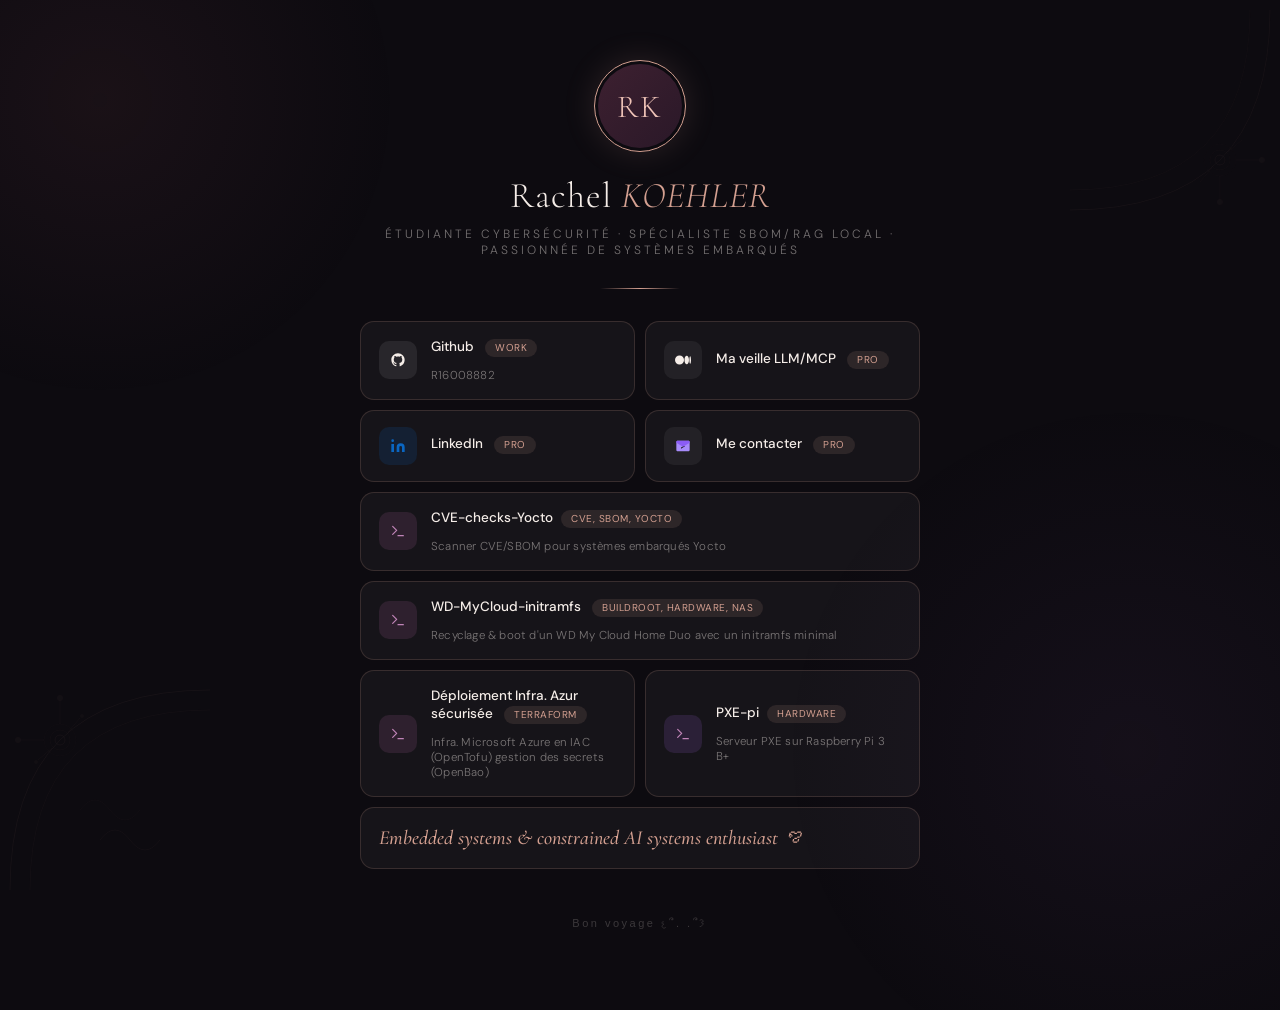
<file: index.html>
<!DOCTYPE html>
<html lang="fr">

<head>
  <meta charset="UTF-8">
  <meta name="viewport" content="width=device-width, initial-scale=1.0">
  <title>Rachel KOEHLER - Bounty hunter</title>
  <link
    href="https://fonts.googleapis.com/css2?family=Cormorant+Garamond:ital,wght@0,300;0,400;0,500;1,300;1,400&family=DM+Sans:wght@300;400;500&display=swap"
    rel="stylesheet">
  <link rel="stylesheet" href="style.css">
</head>

<body>

  <!-- Decorative corners -->
  <svg class="floral-corner" viewBox="0 0 220 220" fill="none" xmlns="http://www.w3.org/2000/svg">
    <path d="M10 210 Q 10 10, 210 10" stroke="#d4a091" stroke-width="0.8" fill="none" />
    <path d="M30 210 Q 30 30, 210 30" stroke="#d4a091" stroke-width="0.5" fill="none" />
    <circle cx="60" cy="60" r="5" stroke="#d4a091" stroke-width="0.8" fill="none" />
    <circle cx="60" cy="60" r="10" stroke="#d4a091" stroke-width="0.4" fill="none" />
    <circle cx="60" cy="60" r="16" stroke="#d4a091" stroke-width="0.3" fill="none" />
    <line x1="60" y1="44" x2="60" y2="20" stroke="#d4a091" stroke-width="0.5" />
    <line x1="44" y1="60" x2="20" y2="60" stroke="#d4a091" stroke-width="0.5" />
    <line x1="68" y1="52" x2="80" y2="38" stroke="#d4a091" stroke-width="0.5" />
    <line x1="52" y1="68" x2="38" y2="80" stroke="#d4a091" stroke-width="0.5" />
    <circle cx="60" cy="18" r="3" fill="#d4a091" opacity="0.6" />
    <circle cx="18" cy="60" r="3" fill="#d4a091" opacity="0.6" />
    <circle cx="82" cy="36" r="2" fill="#d4a091" opacity="0.5" />
    <circle cx="36" cy="82" r="2" fill="#d4a091" opacity="0.5" />
    <path d="M100 160 Q 115 140, 130 160 Q 145 180, 160 160" stroke="#d4a091" stroke-width="0.6" fill="none" />
    <path d="M80 130 Q 95 110, 110 130 Q 125 150, 140 130" stroke="#d4a091" stroke-width="0.4" fill="none" />
  </svg>

  <svg class="floral-corner-r" viewBox="0 0 220 220" fill="none" xmlns="http://www.w3.org/2000/svg">
    <path d="M10 210 Q 10 10, 210 10" stroke="#d4a091" stroke-width="0.8" fill="none" />
    <path d="M30 210 Q 30 30, 210 30" stroke="#d4a091" stroke-width="0.5" fill="none" />
    <circle cx="60" cy="60" r="5" stroke="#d4a091" stroke-width="0.8" fill="none" />
    <circle cx="60" cy="60" r="10" stroke="#d4a091" stroke-width="0.4" fill="none" />
    <circle cx="60" cy="60" r="16" stroke="#d4a091" stroke-width="0.3" fill="none" />
    <line x1="60" y1="44" x2="60" y2="20" stroke="#d4a091" stroke-width="0.5" />
    <line x1="44" y1="60" x2="20" y2="60" stroke="#d4a091" stroke-width="0.5" />
    <line x1="68" y1="52" x2="80" y2="38" stroke="#d4a091" stroke-width="0.5" />
    <line x1="52" y1="68" x2="38" y2="80" stroke="#d4a091" stroke-width="0.5" />
    <circle cx="60" cy="18" r="3" fill="#d4a091" opacity="0.6" />
    <circle cx="18" cy="60" r="3" fill="#d4a091" opacity="0.6" />
  </svg>

  <div class="container">

    <!-- Avatar -->
    <div class="avatar-wrap">
      <div class="avatar-ring">
        <div class="avatar-inner">RK</div>
      </div>
    </div>

    <!-- Name -->
    <div class="name-block">
      <div class="name">Rachel <span class="handle">KOEHLER</span></div>
      <div class="subtitle"> Étudiante Cybersécurité · Spécialiste SBOM/RAG local · Passionnée de systèmes embarqués
      </div>
    </div>

    <div class="divider"></div>

    <!-- Links grid -->
    <div class="grid">



      <a href="https://github.com/R16008882/" class="card">
        <div class="icon icon-github">
          <svg width="16" height="16" viewBox="0 0 24 24" fill="currentColor">
            <path
              d="M12 2C6.477 2 2 6.477 2 12c0 4.42 2.865 8.164 6.839 9.49.5.09.682-.218.682-.484 0-.236-.009-.866-.013-1.7-2.782.603-3.369-1.34-3.369-1.34-.454-1.156-1.11-1.462-1.11-1.462-.908-.62.069-.608.069-.608 1.003.07 1.532 1.03 1.532 1.03.892 1.529 2.341 1.087 2.91.832.09-.647.349-1.086.635-1.337-2.22-.253-4.555-1.11-4.555-4.943 0-1.091.39-1.984 1.03-2.682-.104-.254-.447-1.27.096-2.647 0 0 .84-.268 2.75 1.026A9.578 9.578 0 0112 6.836c.85.004 1.705.114 2.504.336 1.909-1.294 2.748-1.026 2.748-1.026.546 1.377.202 2.393.1 2.647.64.698 1.028 1.591 1.028 2.682 0 3.841-2.337 4.687-4.565 4.935.359.307.679.917.679 1.852 0 1.335-.012 2.415-.012 2.741 0 .269.18.579.688.482C19.138 20.16 22 16.416 22 12c0-5.523-4.477-10-10-10z" />
          </svg>
        </div>
        <div class="card-text">
          <div class="card-title"> Github <span class="tag">WORK</span></div>
          <div class="card-sub"> R16008882</div>
        </div>
      </a>

      <a href="https://medium.com/@rachelkoehler76/list/llm-0e00e31e1aa6" target="_blank" class="card">
        <div class="icon icon-medium">
          <svg width="16" height="16" viewBox="0 0 24 24" fill="currentColor">
            <path
              d="M13.54 12a6.8 6.8 0 01-6.77 6.82A6.8 6.8 0 010 12a6.8 6.8 0 016.77-6.82A6.8 6.8 0 0113.54 12zM20.96 12c0 3.54-1.51 6.42-3.38 6.42-1.87 0-3.39-2.88-3.39-6.42s1.52-6.42 3.39-6.42 3.38 2.88 3.38 6.42M24 12c0 3.17-.53 5.75-1.19 5.75-.66 0-1.19-2.58-1.19-5.75s.53-5.75 1.19-5.75C23.47 6.25 24 8.83 24 12z" />
          </svg>
        </div>
        <div class="card-text">
          <div class="card-title">
            Ma veille LLM/MCP <span class="tag">PRO</span>
          </div>
        </div>
      </a>

      <a href="https://www.linkedin.com/in/rachel-koehler-b667a1160/" class="card">
        <div class="icon icon-li">
          <svg width="16" height="16" viewBox="0 0 24 24" fill="#0a66c2">
            <path
              d="M16 8a6 6 0 016 6v7h-4v-7a2 2 0 00-2-2 2 2 0 00-2 2v7h-4v-7a6 6 0 016-6zM2 9h4v12H2zm2-3a2 2 0 110-4 2 2 0 010 4z" />
          </svg>
        </div>
        <div class="card-text">
          <div class="card-title">LinkedIn <span class="tag"> Pro</span></div>
        </div>
      </a>

      <a href="mailto:rachel.koehler@laplateforme.io" class="card">
        <div class="icon icon-medium">
          <svg width="16" height="16" viewBox="0 0 24 24" fill="none">
            <path
              d="M20 4H4C2.9 4 2 4.9 2 6v12c0 1.1.9 2 2 2h16c1.1 0 2-.9 2-2V6c0-1.1-.9-2-2-2zM8.5 14.5l7-4.5-7-4.5V14.5zM9 9l6 3.5L9 16V9z"
              fill="#a78bfa" />
            <path d="M20 4H4C2.9 4 2 4.9 2 6v1l10 6 10-6V6c0-1.1-.9-2-2-2z" fill="#8b5cf6" />
          </svg>
        </div>
        <div class="card-text">
          <div class="card-title"> Me contacter <span class="tag">PRO</span>
          </div>
        </div>
      </a>


      <a href="https://github.com/R16008882/CVE-checks-Yocto" class="card full">
        <div class="icon icon-research">
          <svg width="16" height="16" viewBox="0 0 24 24" fill="none">
            <polyline points="4 17 10 11 4 5" stroke="#c084b8" stroke-width="1.8" stroke-linecap="round"
              stroke-linejoin="round" />
            <line x1="12" y1="19" x2="20" y2="19" stroke="#c084b8" stroke-width="1.8" stroke-linecap="round" />
          </svg>
        </div>
        <div class="card-text">
          <div class="card-title"> CVE-checks-Yocto<span class="tag">CVE, SBOM, Yocto</span></div>
          <div class="card-sub">Scanner CVE/SBOM pour systèmes embarqués Yocto</div>
        </div>
      </a>

      <a href="https://github.com/R16008882/wd-mycloud-initramfs" class="card full">
        <div class="icon icon-research">
          <svg width="16" height="16" viewBox="0 0 24 24" fill="none">
            <polyline points="4 17 10 11 4 5" stroke="#c084b8" stroke-width="1.8" stroke-linecap="round"
              stroke-linejoin="round" />
            <line x1="12" y1="19" x2="20" y2="19" stroke="#c084b8" stroke-width="1.8" stroke-linecap="round" />
          </svg>
        </div>
        <div class="card-text">
          <div class="card-title"> WD-MyCloud-initramfs <span class="tag"> Buildroot, Hardware, NAS</span></div>
          <div class="card-sub">Recyclage & boot d'un WD My Cloud Home Duo avec un initramfs minimal</div>
        </div>
      </a>

<a href="https://github.com/R16008882/azure-iac-tofu-bao" target="_blank" rel="noopener noreferrer" class="card">
        <div class="icon icon-research">
          <svg width="16" height="16" viewBox="0 0 24 24" fill="none">
            <polyline points="4 17 10 11 4 5" stroke="#c084b8" stroke-width="1.8" stroke-linecap="round"
              stroke-linejoin="round" />
            <line x1="12" y1="19" x2="20" y2="19" stroke="#c084b8" stroke-width="1.8" stroke-linecap="round" />
          </svg>
        </div>
        <div class="card-text">
          <div class="card-title"> Déploiement Infra. Azur sécurisée <span class="tag"> Terraform
            </span></div>
          <div class="card-sub">Infra. Microsoft Azure en IAC (OpenTofu) gestion des secrets (OpenBao)</div>
        </div>
      </a>
      

      <a href="https://github.com/R16008882/PXE-Pi" class="card">
        <div class="icon icon-mj">
          <svg width="16" height="16" viewBox="0 0 24 24" fill="none">
            <polyline points="4 17 10 11 4 5" stroke="#c084b8" stroke-width="1.8" stroke-linecap="round"
              stroke-linejoin="round" />
            <line x1="12" y1="19" x2="20" y2="19" stroke="#c084b8" stroke-width="1.8" stroke-linecap="round" />
          </svg>
        </div>
        <div class="card-text">
          <div class="card-title"> PXE-pi<span class="tag">Hardware</span></div>
          <div class="card-sub">Serveur PXE sur Raspberry Pi 3 B+</div>
        </div>
      </a>



      <a href="#" class="card full">

        <div class="card-title"
          style="font-family: 'Cormorant Garamond', serif; font-style: italic; color: var(--rose-gold); font-size: 1.25rem;">
          Embedded systems & constrained AI systems enthusiast ㅤꨄ︎
        </div>
      </a>
    </div>

  </div>

  <footer>Bon voyage 𐔌՞. .՞𐦯 </footer>

  </div>
</body>

</html>
</file>
<file: style.css>
*,
*::before,
*::after {
    box-sizing: border-box;
    margin: 0;
    padding: 0;
}

:root {
    --bg: #0d0b10;
    --card-bg: rgba(255, 255, 255, 0.04);
    --card-hover: rgba(255, 255, 255, 0.07);
    --border: rgba(212, 160, 145, 0.18);
    --border-hover: rgba(212, 160, 145, 0.45);
    --rose-gold: #d4a091;
    --blush: #f0c4b8;
    --cream: #f5ede8;
    --muted: rgba(245, 237, 232, 0.45);
    --tag-bg: rgba(212, 160, 145, 0.12);
    --tag-color: #d4a091;
}

body {
    background: var(--bg);
    min-height: 100vh;
    font-family: 'DM Sans', sans-serif;
    color: var(--cream);
    display: flex;
    flex-direction: column;
    align-items: center;
    padding: 60px 20px 80px;
    position: relative;
    overflow-x: hidden;
}

/* Ambient background blobs */
body::before {
    content: '';
    position: fixed;
    top: -200px;
    left: -200px;
    width: 600px;
    height: 600px;
    background: radial-gradient(circle, rgba(180, 90, 110, 0.08) 0%, transparent 70%);
    pointer-events: none;
    z-index: 0;
}

body::after {
    content: '';
    position: fixed;
    bottom: -200px;
    right: -200px;
    width: 700px;
    height: 700px;
    background: radial-gradient(circle, rgba(130, 80, 160, 0.07) 0%, transparent 70%);
    pointer-events: none;
    z-index: 0;
}

/* Decorative botanical SVG top */
.deco-top {
    position: fixed;
    top: 0;
    left: 0;
    right: 0;
    height: 180px;
    pointer-events: none;
    z-index: 0;
    opacity: 0.18;
}

.container {
    width: 100%;
    max-width: 560px;
    display: flex;
    flex-direction: column;
    align-items: center;
    position: relative;
    z-index: 1;
}

/* Avatar */
.avatar-wrap {
    position: relative;
    margin-bottom: 24px;
    animation: fadeDown 0.7s ease both;
}

.avatar-ring {
    width: 92px;
    height: 92px;
    border-radius: 50%;
    border: 1.5px solid var(--rose-gold);
    padding: 3px;
    box-shadow: 0 0 32px rgba(212, 160, 145, 0.15);
}

.avatar-inner {
    width: 100%;
    height: 100%;
    border-radius: 50%;
    background: linear-gradient(135deg, #3d2030, #2a1828);
    display: flex;
    align-items: center;
    justify-content: center;
    font-family: 'Cormorant Garamond', serif;
    font-size: 32px;
    font-weight: 300;
    color: var(--blush);
    letter-spacing: 2px;
}

/* Name & title */
.name-block {
    text-align: center;
    margin-bottom: 30px;
    animation: fadeDown 0.7s 0.1s ease both;
}

.name {
    font-family: 'Cormorant Garamond', serif;
    font-size: 36px;
    font-weight: 300;
    letter-spacing: 1px;
    color: var(--cream);
    line-height: 1.1;
}

.handle {
    font-family: 'Cormorant Garamond', serif;
    font-style: italic;
    color: var(--rose-gold);
}

.subtitle {
    margin-top: 10px;
    font-size: 12px;
    font-weight: 300;
    color: var(--muted);
    letter-spacing: 3px;
    text-transform: uppercase;
}

/* Decorative divider */
.divider {
    width: 80px;
    height: 1px;
    margin: 0 auto 32px;
    background: linear-gradient(90deg, transparent, var(--rose-gold), transparent);
    animation: fadeIn 0.6s 0.3s both;
}

/* Grid */
.grid {
    width: 100%;
    display: grid;
    grid-template-columns: 1fr 1fr;
    gap: 10px;
}

.grid .full {
    grid-column: 1 / -1;
}

/* Card */
.card {
    background: var(--card-bg);
    border: 1px solid var(--border);
    border-radius: 14px;
    padding: 16px 18px;
    display: flex;
    align-items: center;
    gap: 14px;
    cursor: pointer;
    text-decoration: none;
    color: inherit;
    transition: background 0.2s, border-color 0.2s, transform 0.2s;
    position: relative;
    overflow: hidden;
}

.card::before {
    content: '';
    position: absolute;
    inset: 0;
    background: linear-gradient(135deg, rgba(212, 160, 145, 0.04), transparent 60%);
    opacity: 0;
    transition: opacity 0.2s;
    border-radius: inherit;
}

.card:hover {
    background: var(--card-hover);
    border-color: var(--border-hover);
    transform: translateY(-2px);
}

.card:hover::before {
    opacity: 1;
}

/* Icon bubble */
.icon {
    width: 38px;
    height: 38px;
    min-width: 38px;
    border-radius: 10px;
    display: flex;
    align-items: center;
    justify-content: center;
    font-size: 16px;
}

.icon-x {
    background: rgba(255, 255, 255, 0.08);
}

.icon-li {
    background: rgba(10, 102, 194, 0.15);
}

.icon-medium {
    background: rgba(255, 255, 255, 0.06);
}

.icon-github {
    background: rgba(255, 255, 255, 0.08);
}

.icon-google {
    background: rgba(66, 133, 244, 0.12);
}

.icon-research {
    background: rgba(180, 100, 160, 0.15);
}

.icon-odin {
    background: rgba(80, 200, 160, 0.12);
}

.icon-mj {
    background: rgba(160, 100, 220, 0.15);
}

.icon-yt {
    background: rgba(255, 0, 0, 0.12);
}

/*.card-text {
    display: flex;
    min-width: 0;
    justify-content: center;
 }
.card-title {
  font-size: 13.5px;
  font-weight: 500;
  color: var(--cream);
  display: flex;
  align-items: center;
  gap: 8px;
  flex-wrap: wrap;
}


.tag {
  font-size: 10px;
  font-weight: 400;
  background: var(--tag-bg);
  color: var(--tag-color);
  border-radius: 20px;
  padding: 2px 8px;
  letter-spacing: 0.5px;
  text-transform: uppercase;
} */

.card-text {
    display: flex;
    flex-direction: column;
    /* Aligne les éléments les uns sous les autres */
    gap: 6px;
    /* Espace régulier entre titre, tag et description */
    min-width: 0;
    flex: 1;
    /* Pour que le texte prenne toute la place disponible */
}

.card-title {
    font-size: 13.5px;
    font-weight: 500;
    color: var(--cream);
    line-height: 1.4;
    /* Meilleure lisibilité pour les titres longs */
}

.tag {
    margin-left: 8px;
    /* Force un espace à gauche du tag */
    display: inline-block;
    /* Permet au tag de respecter son propre padding */
    width: fit-content;
    /* Empêche le fond du tag de s'étaler sur toute la ligne */
    font-size: 10px;
    font-weight: 400;
    background: var(--tag-bg);
    color: var(--tag-color);
    border-radius: 20px;
    padding: 2px 10px;
    /* Un peu plus d'espace sur les côtés pour l'esthétique */
    letter-spacing: 0.5px;
    text-transform: uppercase;
    margin-bottom: 2px;
    /* Petit espace avant la description */

}


.card-sub {
    font-size: 11.5px;
    color: var(--muted);
    margin-top: 3px;
    font-weight: 300;
    font-family: 'DM Sans', monospace;
    letter-spacing: 0.2px;
}

.ext-icon {
    color: var(--muted);
    opacity: 0.5;
    font-size: 12px;
    margin-left: auto;
    flex-shrink: 0;
}

/* Footer */
footer {
    margin-top: 48px;
    font-size: 11px;
    letter-spacing: 2.5px;
    color: rgba(245, 237, 232, 0.2);
    animation: fadeIn 1s 0.8s both;
    font-family: 'Montserrat', sans-serif;
    font-weight: 200;
}

/* Animations */
@keyframes fadeDown {
    from {
        opacity: 0;
        transform: translateY(-14px);
    }

    to {
        opacity: 1;
        transform: translateY(0);
    }
}

@keyframes fadeIn {
    from {
        opacity: 0;
    }

    to {
        opacity: 1;
    }
}

/* Stagger cards */
.card:nth-child(1) {
    animation: fadeUp 0.5s 0.25s both;
}

.card:nth-child(2) {
    animation: fadeUp 0.5s 0.30s both;
}

.card:nth-child(3) {
    animation: fadeUp 0.5s 0.35s both;
}

.card:nth-child(4) {
    animation: fadeUp 0.5s 0.40s both;
}

.card:nth-child(5) {
    animation: fadeUp 0.5s 0.45s both;
}

.card:nth-child(6) {
    animation: fadeUp 0.5s 0.50s both;
}

.card:nth-child(7) {
    animation: fadeUp 0.5s 0.55s both;
}

.card:nth-child(8) {
    animation: fadeUp 0.5s 0.60s both;
}

.card:nth-child(9) {
    animation: fadeUp 0.5s 0.65s both;
}

@keyframes fadeUp {
    from {
        opacity: 0;
        transform: translateY(16px);
    }

    to {
        opacity: 1;
        transform: translateY(0);
    }
}

/* Floral corner SVG */
.floral-corner {
    position: fixed;
    bottom: 0;
    left: 0;
    width: 220px;
    height: 220px;
    opacity: 0.06;
    pointer-events: none;
    z-index: 0;
}

.floral-corner-r {
    position: fixed;
    top: 0;
    right: 0;
    width: 220px;
    height: 220px;
    opacity: 0.06;
    pointer-events: none;
    z-index: 0;
    transform: rotate(180deg);
}

@media (max-width: 400px) {
    .grid {
        grid-template-columns: 1fr;
    }

    .grid .full {
        grid-column: 1;
    }
}
</file>
